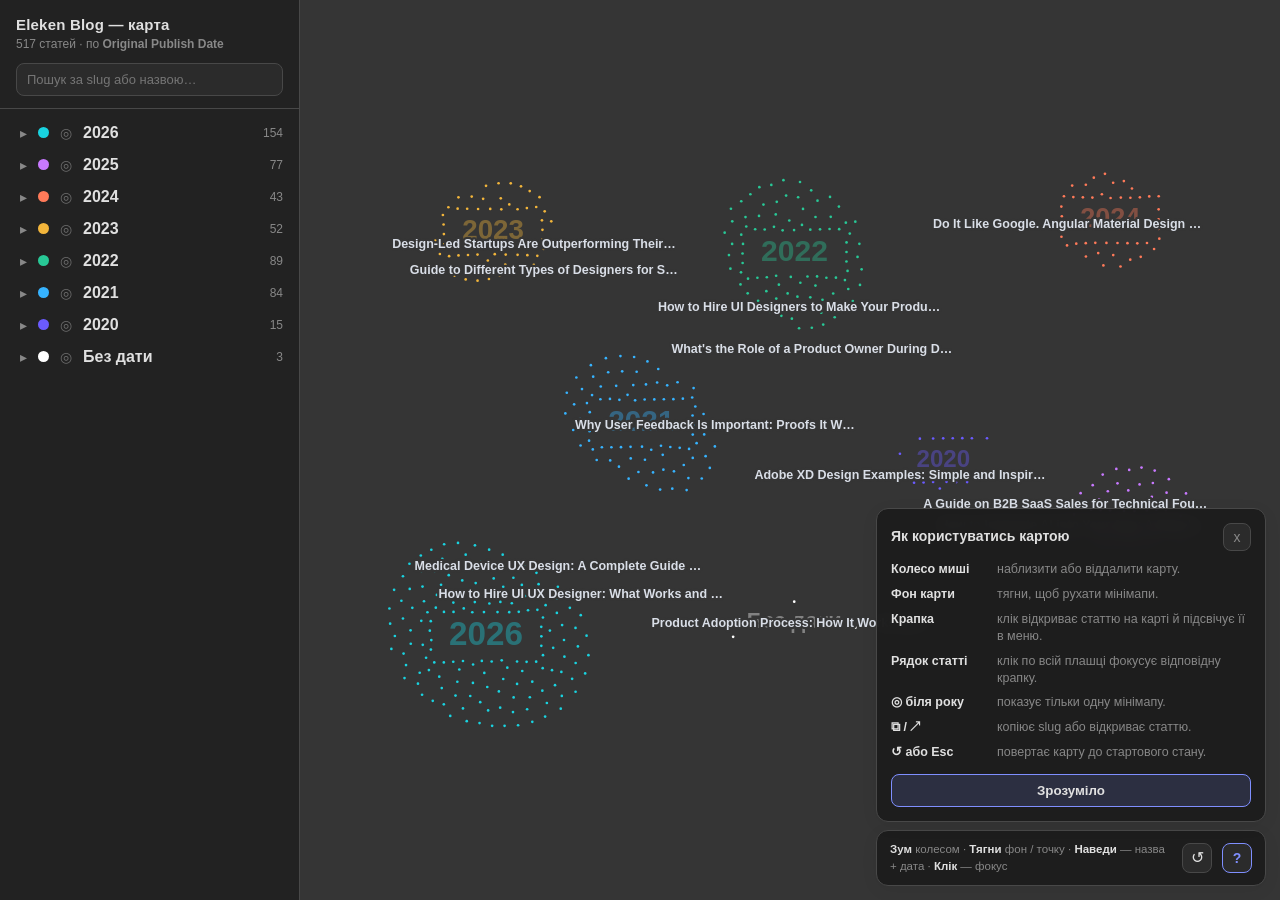
<file: index.html>
<!DOCTYPE html>
<html lang="uk">
<head>
<meta charset="utf-8">
<meta name="viewport" content="width=device-width, initial-scale=1">
<title>Eleken Blog — Graph</title>
<link rel="stylesheet" href="eleken-blog-map.css">
</head>
<body>
<div id="wrap">
<svg id="graph"></svg>

<aside id="sidebar">
  <div class="sb-head">
    <h1>Eleken Blog — карта</h1>
    <p><span id="count"></span> статей · по <b>Original Publish Date</b></p>
    <input id="search" placeholder="Пошук за slug або назвою…" autocomplete="off">
  </div>
  <div id="tree"></div>
</aside>

<div id="hint" class="hud">
  <span><b>Зум</b> колесом · <b>Тягни</b> фон / точку · <b>Наведи</b> — назва + дата · <b>Клік</b> — фокус</span>
  <button id="resetView" type="button" title="Повернути карту до початку" aria-label="Повернути карту до початку">↺</button>
  <button id="helpToggle" type="button" title="Показати підказки" aria-label="Показати підказки" aria-expanded="false" aria-controls="helpPanel">?</button>
</div>

<section id="helpPanel" class="hud" role="dialog" aria-labelledby="helpTitle" hidden>
  <div class="help-top">
    <h2 id="helpTitle">Як користуватись картою</h2>
    <button id="helpClose" type="button" aria-label="Закрити підказки">x</button>
  </div>
  <ul class="help-list">
    <li><b>Колесо миші</b><span>наблизити або віддалити карту.</span></li>
    <li><b>Фон карти</b><span>тягни, щоб рухати мінімапи.</span></li>
    <li><b>Крапка</b><span>клік відкриває статтю на карті й підсвічує її в меню.</span></li>
    <li><b>Рядок статті</b><span>клік по всій плашці фокусує відповідну крапку.</span></li>
    <li><b>◎ біля року</b><span>показує тільки одну мінімапу.</span></li>
    <li><b>⧉ / ↗</b><span>копіює slug або відкриває статтю.</span></li>
    <li><b>↺ або Esc</b><span>повертає карту до стартового стану.</span></li>
  </ul>
  <button id="helpGotIt" type="button">Зрозуміло</button>
</section>
</div><!-- /#wrap -->
<div id="tip"><div class="t"></div><span class="d"></span><div class="s"></div></div>

<script src="nodes.js"></script>
<script src="eleken-blog-map.js"></script>
</body>
</html>
</file>
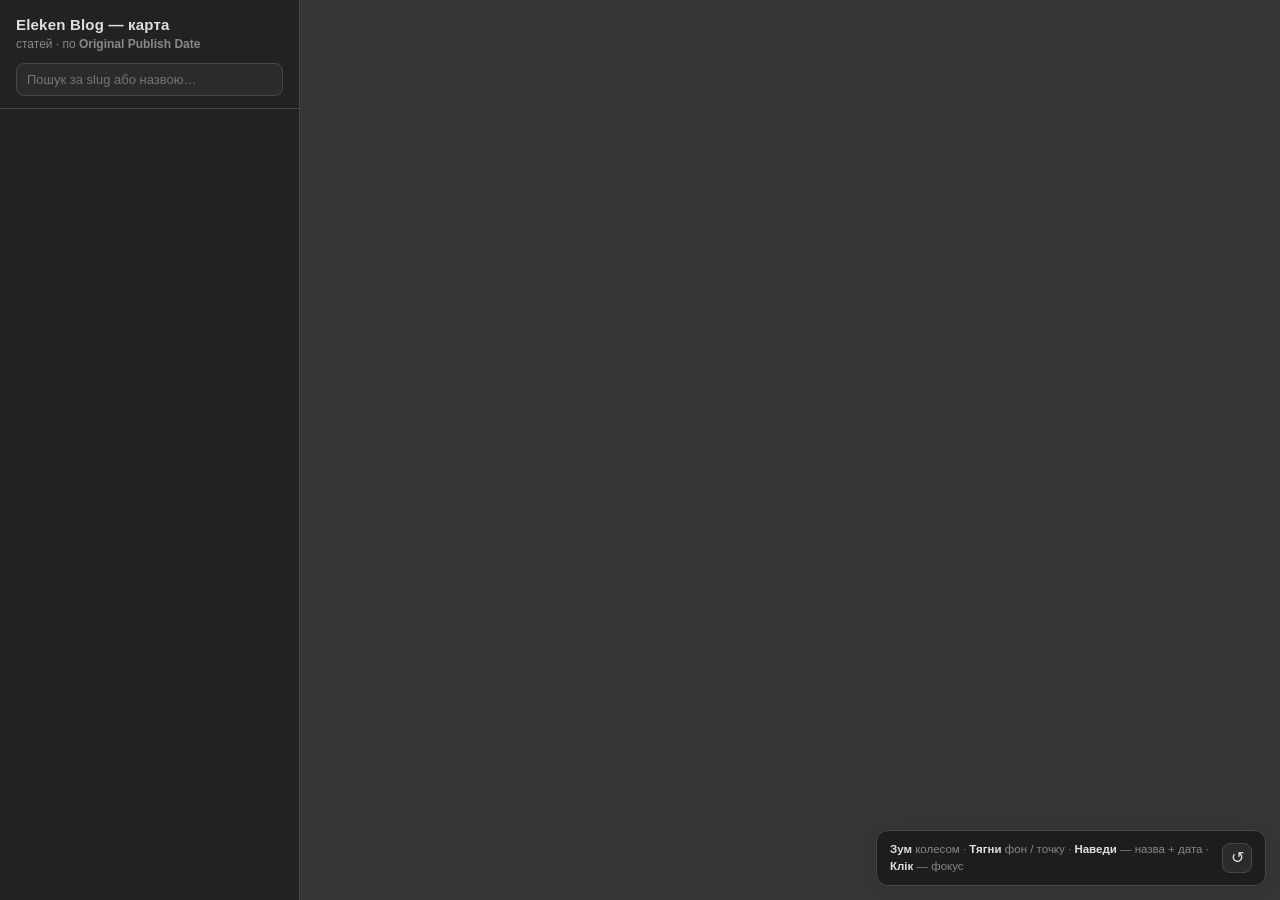
<file: eleken-blog-map.html>
<!DOCTYPE html>
<html lang="uk">
<head>
<meta charset="utf-8">
<meta name="viewport" content="width=device-width, initial-scale=1">
<title>Eleken Blog — Graph</title>
<link rel="stylesheet" href="eleken-blog-map.css">
</head>
<body>
<div id="wrap">
<svg id="graph"></svg>

<aside id="sidebar">
  <div class="sb-head">
    <h1>Eleken Blog — карта</h1>
    <p><span id="count"></span> статей · по <b>Original Publish Date</b></p>
    <input id="search" placeholder="Пошук за slug або назвою…" autocomplete="off">
  </div>
  <div id="tree"></div>
</aside>

<div id="hint" class="hud">
  <span><b>Зум</b> колесом · <b>Тягни</b> фон / точку · <b>Наведи</b> — назва + дата · <b>Клік</b> — фокус</span>
  <button id="resetView" type="button" title="Повернути карту до початку" aria-label="Повернути карту до початку">↺</button>
</div>
</div><!-- /#wrap -->
<div id="tip"><div class="t"></div><span class="d"></span><div class="s"></div></div>

<script src="eleken-blog-map.js"></script>
</body>
</html>
</file>
<file: eleken-blog-map.css>
:root{
    --bg:#353535; --panel:#222222; --panel2:#2c2c2c;
    --text:#e0e0e0; --muted:#888888; --line:#484848;
    --dot:#9ba5b0; --dot-fade:#505860; --accent:#7f8fff;
  }
  *{box-sizing:border-box}
  html,body{margin:0;height:100%;background:var(--bg);color:var(--text);
    font-family:-apple-system,BlinkMacSystemFont,"Segoe UI",Inter,Roboto,sans-serif;overflow:hidden}
  #wrap{position:relative;width:100%;height:100%;overflow:hidden;min-height:400px}
  #graph{position:absolute;inset:0;width:100%;height:100%;cursor:grab;background:var(--bg)}
  #graph:active{cursor:grabbing}

  #sidebar{position:absolute;left:0;top:0;bottom:0;width:300px;z-index:10;
    background:var(--panel);border-right:1px solid var(--line);display:flex;flex-direction:column}
  .sb-head{padding:16px 16px 12px;border-bottom:1px solid var(--line)}
  .sb-head h1{margin:0 0 3px;font-size:15px;font-weight:650;letter-spacing:.2px}
  .sb-head p{margin:0 0 10px;font-size:12px;color:var(--muted);line-height:1.4}
  #search{width:100%;background:#2b2b2b;border:1px solid var(--line);color:var(--text);
    border-radius:8px;padding:8px 10px;font-size:13px;outline:none}
  #search:focus{border-color:var(--accent)}
  #tree{flex:1;overflow-y:auto;padding:8px 8px 24px}
  #tree::-webkit-scrollbar{width:9px}
  #tree::-webkit-scrollbar-thumb{background:#505050;border-radius:6px}
  .folder.empty{display:none}
  .folder.disabled .fhead{opacity:.4}
  .folder.selected .fhead{background:var(--panel2);color:var(--text);opacity:1}
  .folder.selected .fname{color:var(--text)}
  .fhead{display:flex;align-items:center;gap:8px;padding:7px 8px;border-radius:7px;cursor:pointer;user-select:none}
  .fhead:hover{background:var(--panel2)}
  .tri{font-size:14px;color:var(--muted);width:14px;text-align:center}
  .fdot{width:11px;height:11px;border-radius:50%;flex:none}
  .iselect{appearance:none;background:transparent;border:0;color:var(--muted);cursor:pointer;flex:none;
    font-family:inherit;font-size:14px;line-height:1;opacity:.72;padding:0;width:18px;height:18px}
  .iselect:hover,.iselect:focus-visible,.folder.selected .iselect{color:var(--accent);opacity:1}
  .fname{font-weight:600;font-variant-numeric:tabular-nums}
  .fcount{margin-left:auto;color:var(--muted);font-size:12px;font-variant-numeric:tabular-nums}
  .flist{display:none;padding:2px 0 8px 12px;margin-left:13px;border-left:1px solid var(--line)}
  .item{display:flex;align-items:center;gap:6px;padding:5px 8px;border-radius:6px;cursor:pointer;
    font-size:12.5px;color:var(--muted);line-height:1.3}
  .item:hover{background:var(--panel2);color:var(--text)}
  .item.hovered{background:var(--panel2);color:var(--text)}
  .item:focus-visible{outline:1px solid var(--accent);outline-offset:1px;background:var(--panel2);color:var(--text)}
  .item.active{background:rgba(127,143,255,.18);color:var(--text);box-shadow:inset 2px 0 0 var(--accent)}
  .item.active .iname{font-weight:650}
  .iname{flex:1;overflow:hidden;text-overflow:ellipsis;white-space:nowrap}
  .iopen,.icopy{color:var(--muted);text-decoration:none;font-size:13px;opacity:0;flex:none}
  .icopy{appearance:none;background:transparent;border:0;padding:0;line-height:1;cursor:pointer;font-family:inherit}
  .item:hover .iopen,.item:hover .icopy,.item:focus-within .iopen,.item:focus-within .icopy,.item.active .iopen,.item.active .icopy{opacity:.9}
  .iopen:hover,.icopy:hover,.icopy.copied{color:var(--accent)}

  .hud{position:absolute;z-index:10;background:rgba(28,28,28,.94);backdrop-filter:blur(8px);
    border:1px solid var(--line);border-radius:12px;padding:10px 13px;box-shadow:0 4px 18px rgba(0,0,0,.05)}
  #hint{right:14px;bottom:14px;font-size:11.5px;color:var(--muted);max-width:390px;line-height:1.5;
    display:flex;align-items:center;gap:10px}
  #hint b{color:var(--text);font-weight:600}
  #resetView,#helpToggle{appearance:none;width:30px;height:30px;border-radius:8px;border:1px solid var(--line);
    background:#2b2b2b;color:var(--text);cursor:pointer;flex:none;font-size:16px;line-height:1}
  #helpToggle{font-size:14px;font-weight:800}
  #resetView:hover,#resetView:focus-visible,#helpToggle:hover,#helpToggle:focus-visible,#helpToggle.active{
    border-color:var(--accent);color:var(--accent);outline:none}
  #helpPanel{right:14px;bottom:78px;width:min(390px,calc(100vw - 328px));min-width:300px;padding:14px;color:var(--text)}
  #helpPanel[hidden]{display:none}
  .help-top{display:flex;align-items:center;gap:12px;margin-bottom:10px}
  .help-top h2{margin:0;font-size:14px;line-height:1.25;font-weight:750}
  #helpClose{appearance:none;margin-left:auto;width:28px;height:28px;border-radius:8px;border:1px solid var(--line);
    background:#2b2b2b;color:var(--muted);cursor:pointer;font-size:14px;line-height:1}
  #helpClose:hover,#helpClose:focus-visible{border-color:var(--accent);color:var(--accent);outline:none}
  .help-list{list-style:none;margin:0;padding:0;display:grid;gap:8px}
  .help-list li{display:grid;grid-template-columns:96px 1fr;gap:10px;align-items:start;font-size:12.5px;line-height:1.35;color:var(--muted)}
  .help-list b{color:var(--text);font-weight:700}
  #helpGotIt{width:100%;margin-top:13px;border:1px solid var(--accent);border-radius:8px;background:rgba(127,143,255,.16);
    color:var(--text);font-weight:700;padding:8px 10px;cursor:pointer}
  #helpGotIt:hover,#helpGotIt:focus-visible{background:rgba(127,143,255,.24);outline:none}
  #tip{position:fixed;z-index:20;pointer-events:none;opacity:0;transition:opacity .1s;
    background:#242424;border:1px solid var(--line);border-radius:10px;padding:9px 11px;max-width:280px;
    box-shadow:0 10px 30px rgba(0,0,0,.55)}
  #tip .t{font-size:13px;font-weight:650;line-height:1.3;margin-bottom:6px;color:var(--text)}
  #tip .d{display:inline-block;font-size:12.5px;font-weight:700;color:#fff;background:var(--accent);
    border-radius:6px;padding:2px 9px;font-variant-numeric:tabular-nums}
  #tip .s{font-size:11px;color:var(--muted);margin-top:7px;word-break:break-all}

  .node{cursor:pointer;transition:r .14s cubic-bezier(.22,.61,.36,1),fill .15s ease,opacity .15s ease}
  #sb-resizer{position:absolute;right:-3px;top:0;bottom:0;width:7px;cursor:col-resize;z-index:12;background:transparent;border-radius:4px;transition:background .15s}
  #sb-resizer:hover,#sb-resizer.rz-active{background:var(--accent);opacity:.45}
  .lbl{font-size:12.5px;font-weight:650;fill:#d9dee7;pointer-events:none;paint-order:stroke;
    stroke:#353535;stroke-width:4.5px;stroke-linejoin:round;
    opacity:0;transition:opacity .15s ease}
  .lbl.on{opacity:1}
  .yrlbl{font-weight:800;pointer-events:none;text-anchor:middle;dominant-baseline:middle;opacity:0.38}
  #hoverLabel{font-size:17px;font-weight:750;fill:#f4f7fb;pointer-events:none;text-anchor:middle;
    paint-order:stroke;stroke:#353535;stroke-width:6px;stroke-linejoin:round;opacity:0}

  @media (max-width:720px){
    #hint{left:14px;right:14px;max-width:none}
    #helpPanel{left:14px;right:14px;bottom:92px;width:auto;min-width:0}
    .help-list li{grid-template-columns:1fr;gap:2px}
  }
</file>
